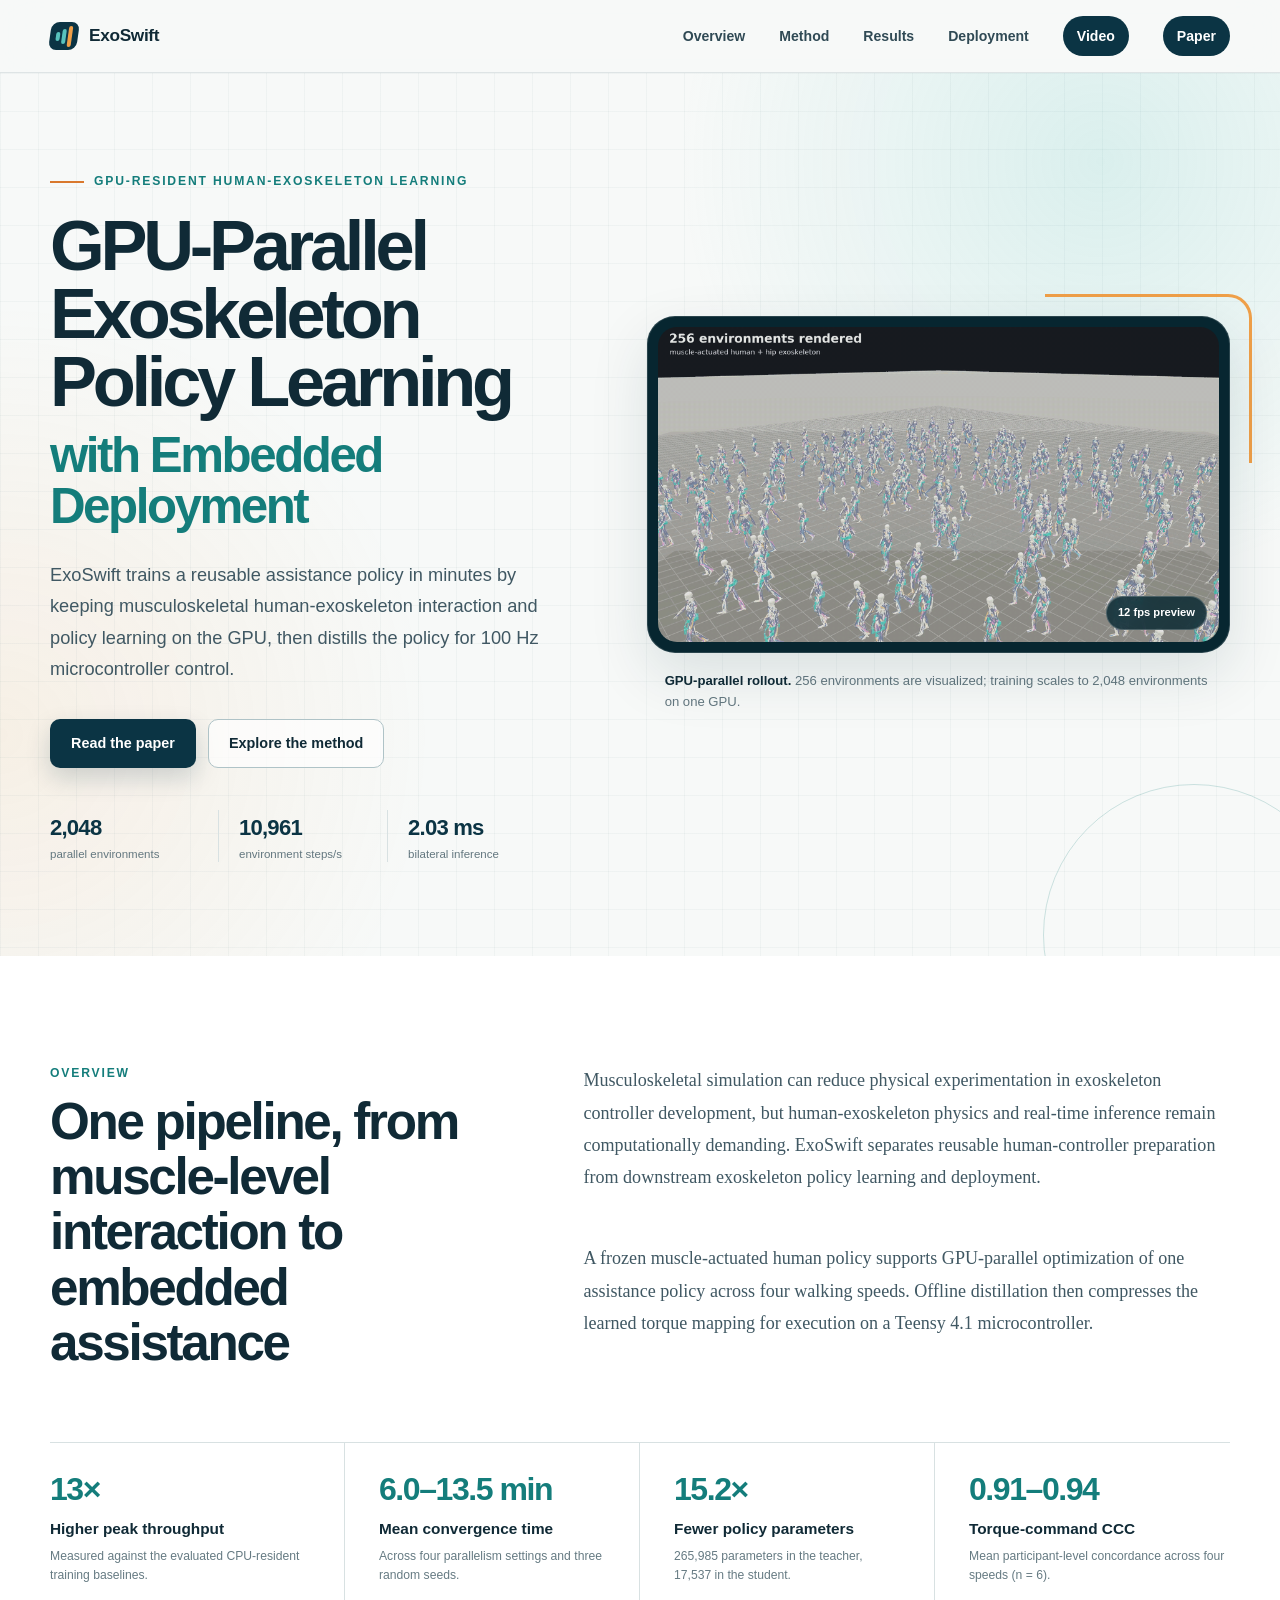
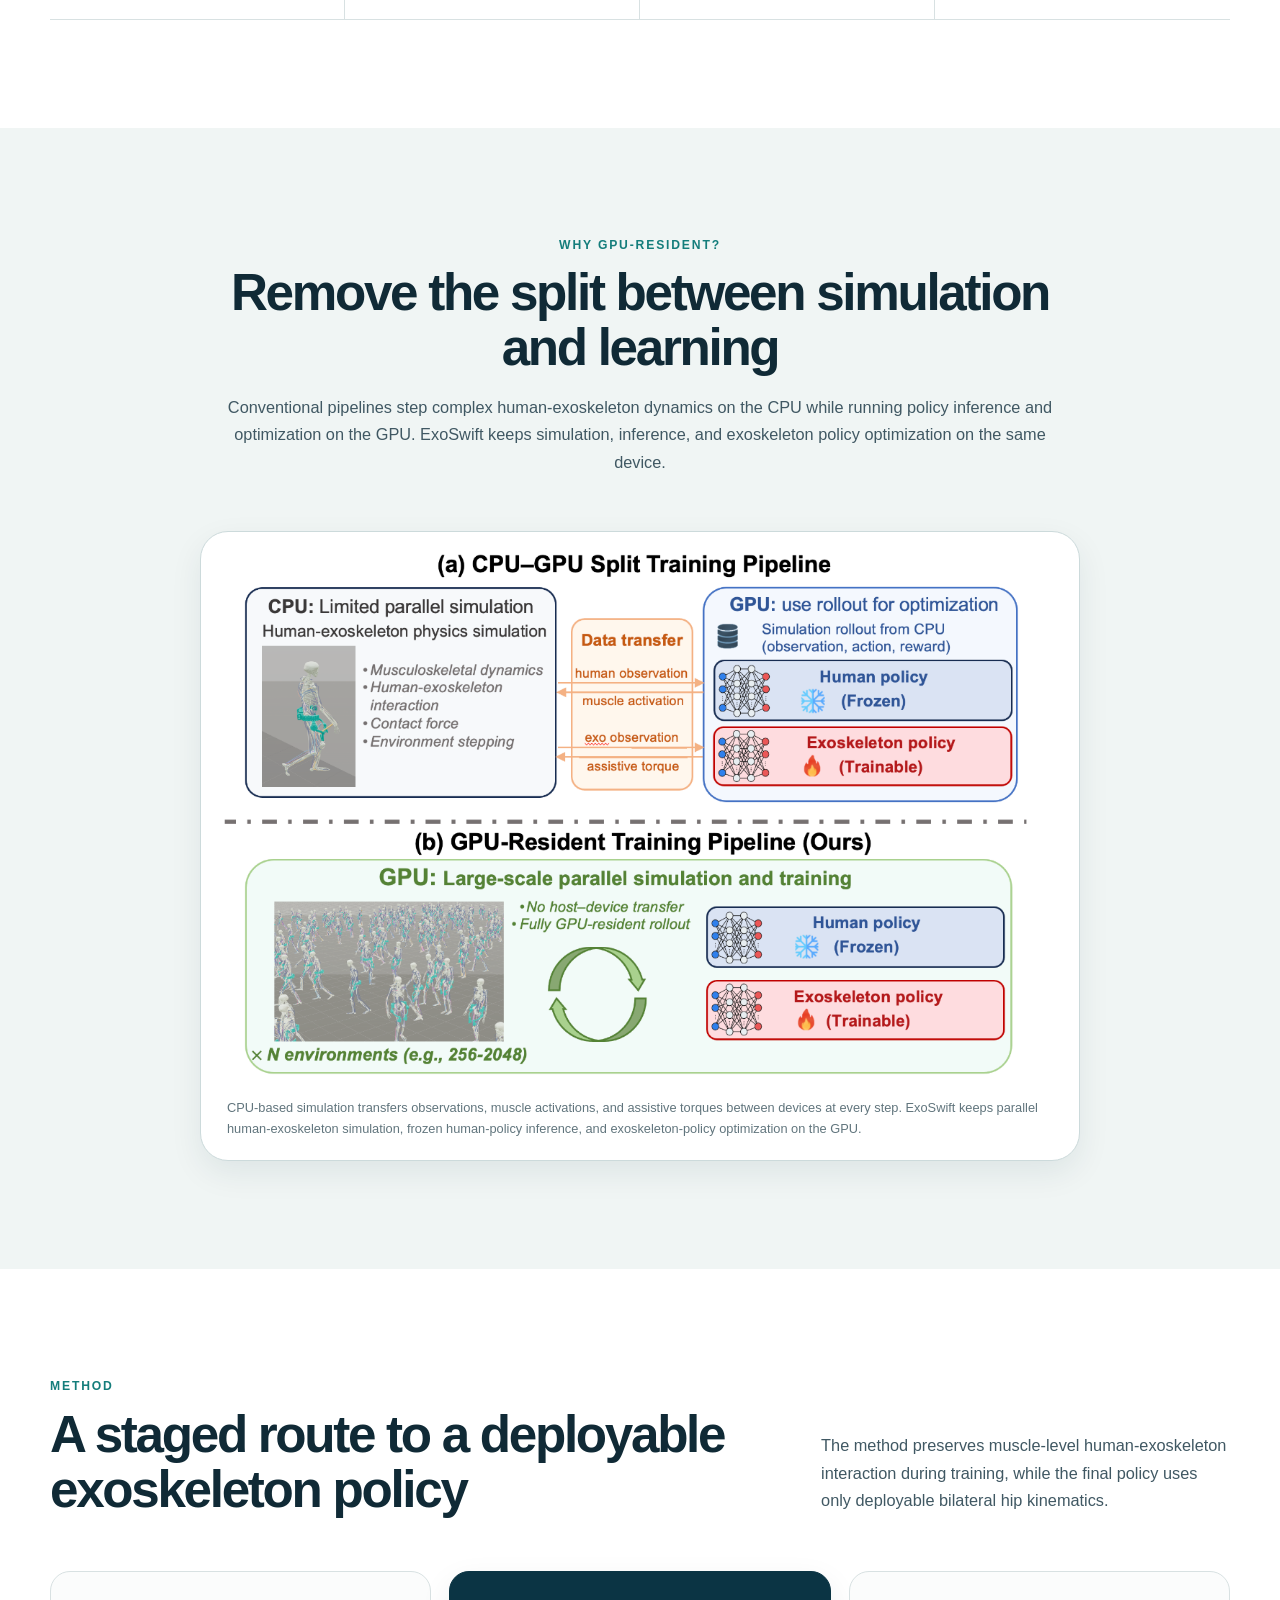
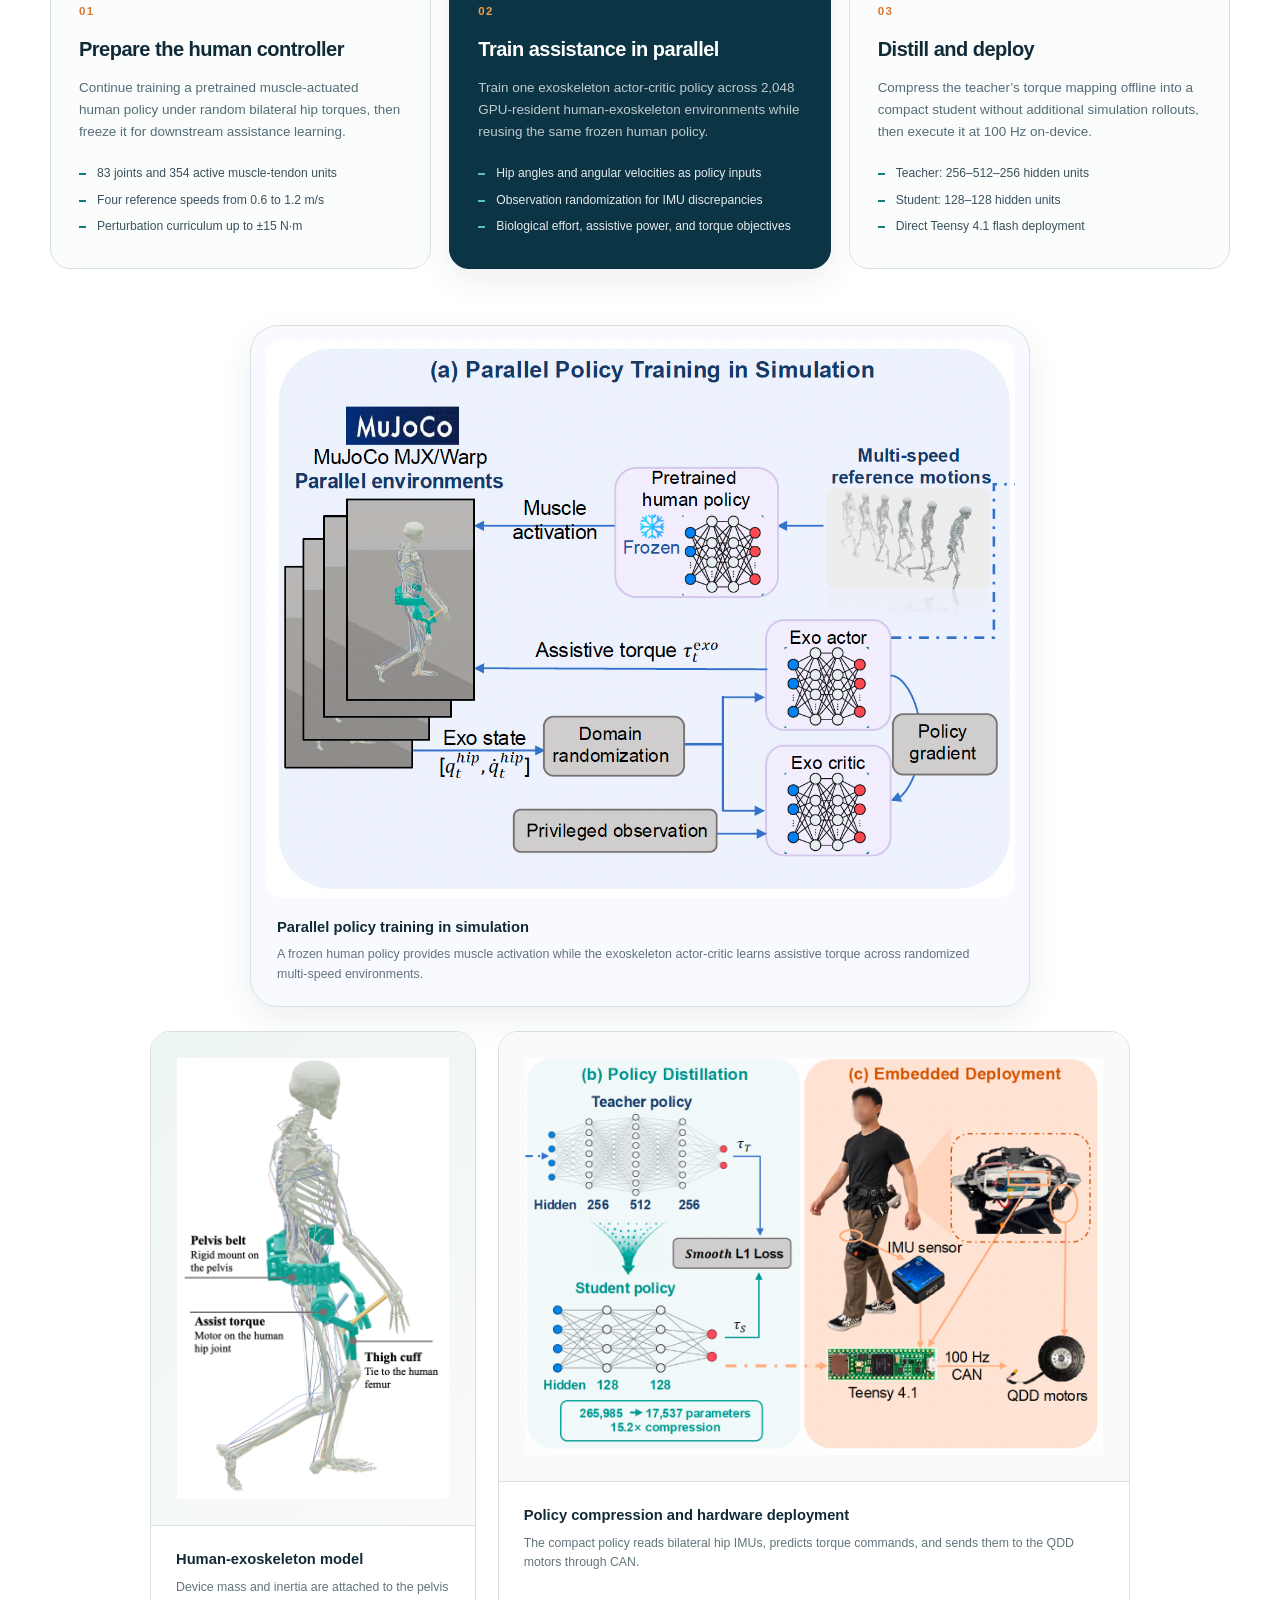
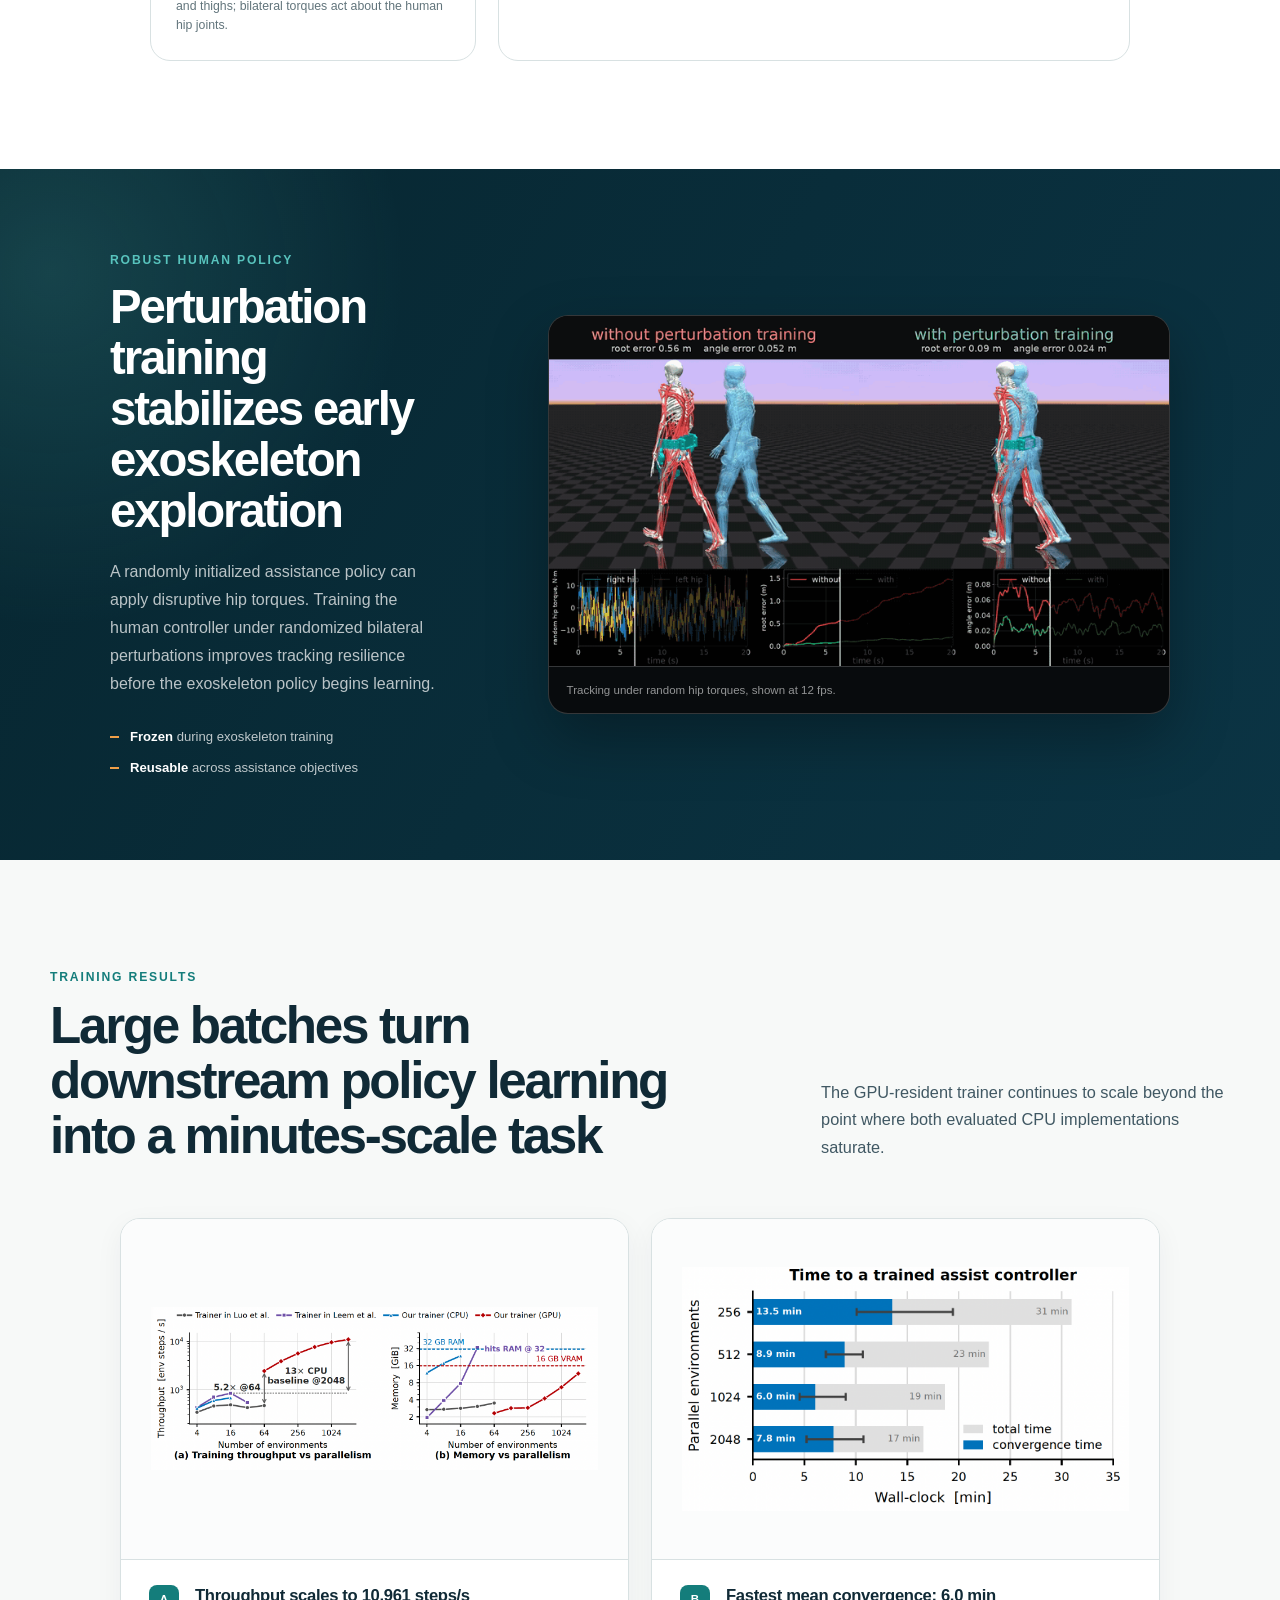
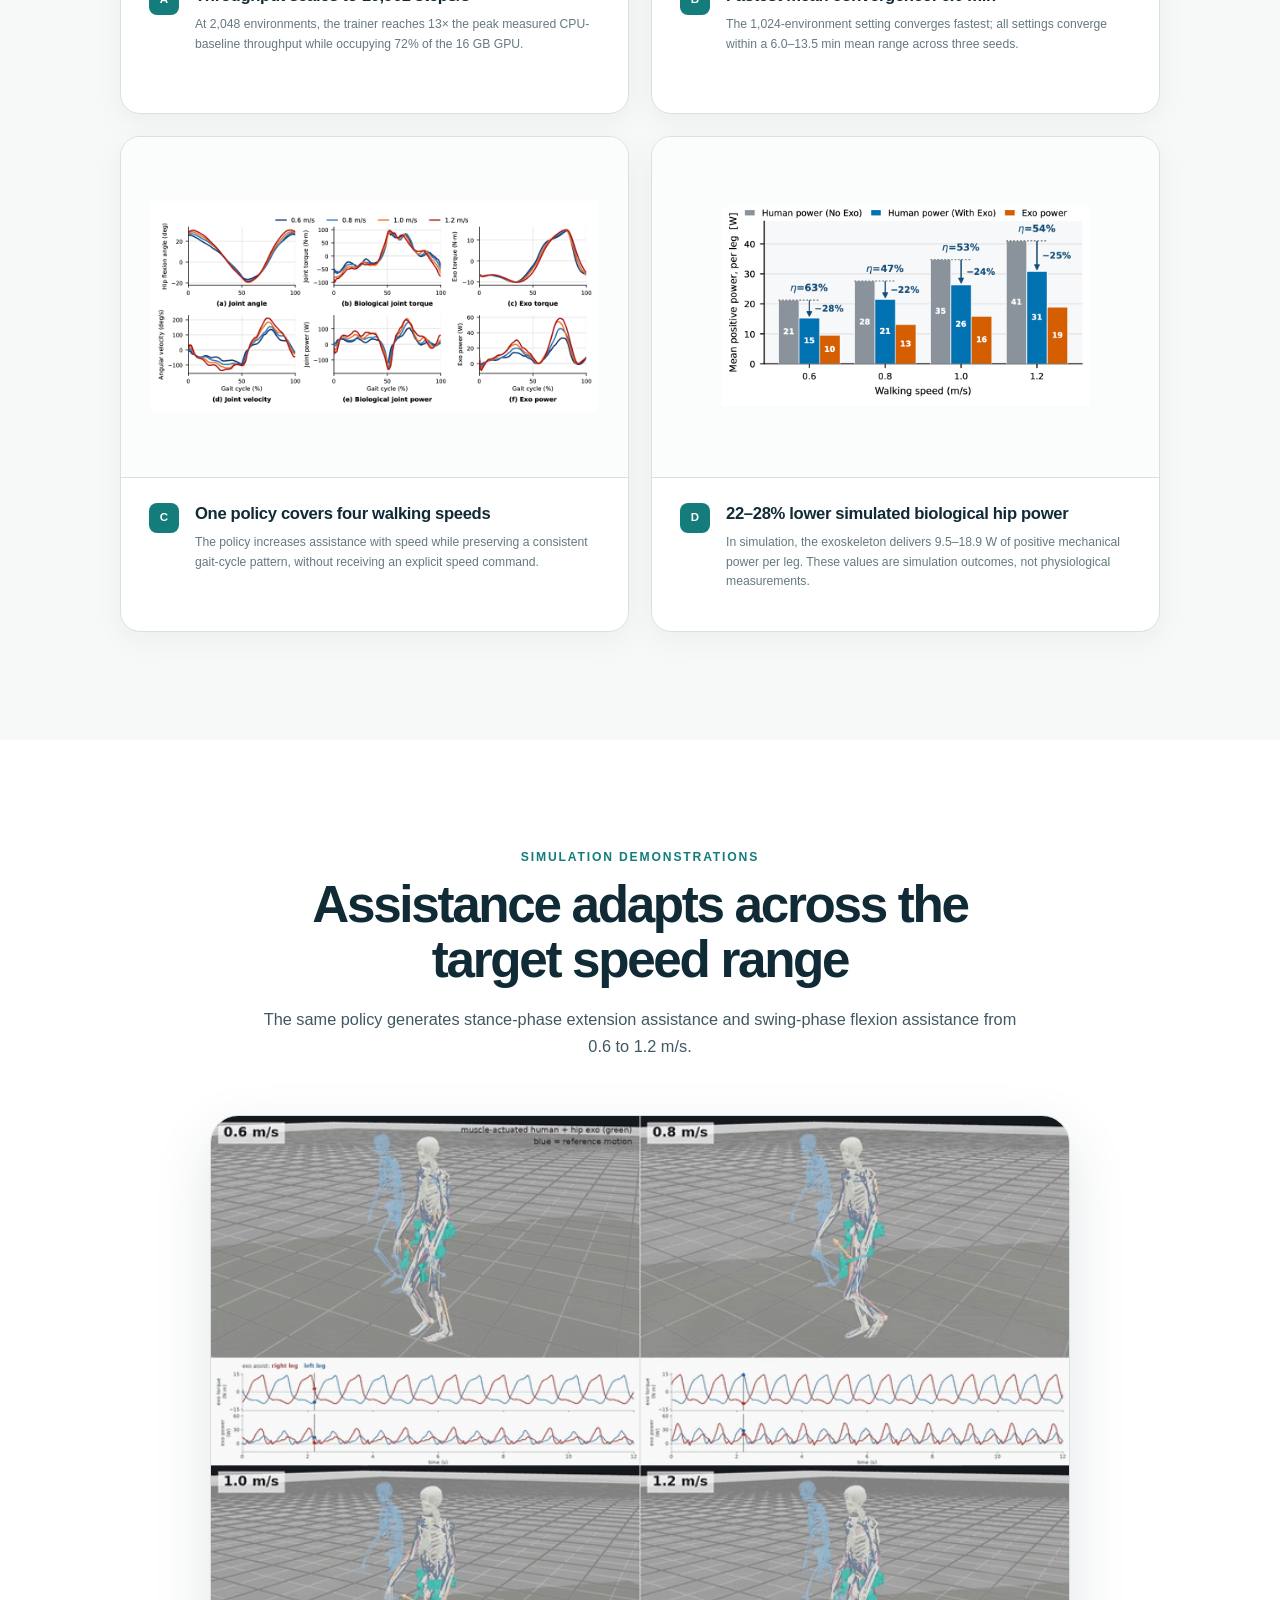
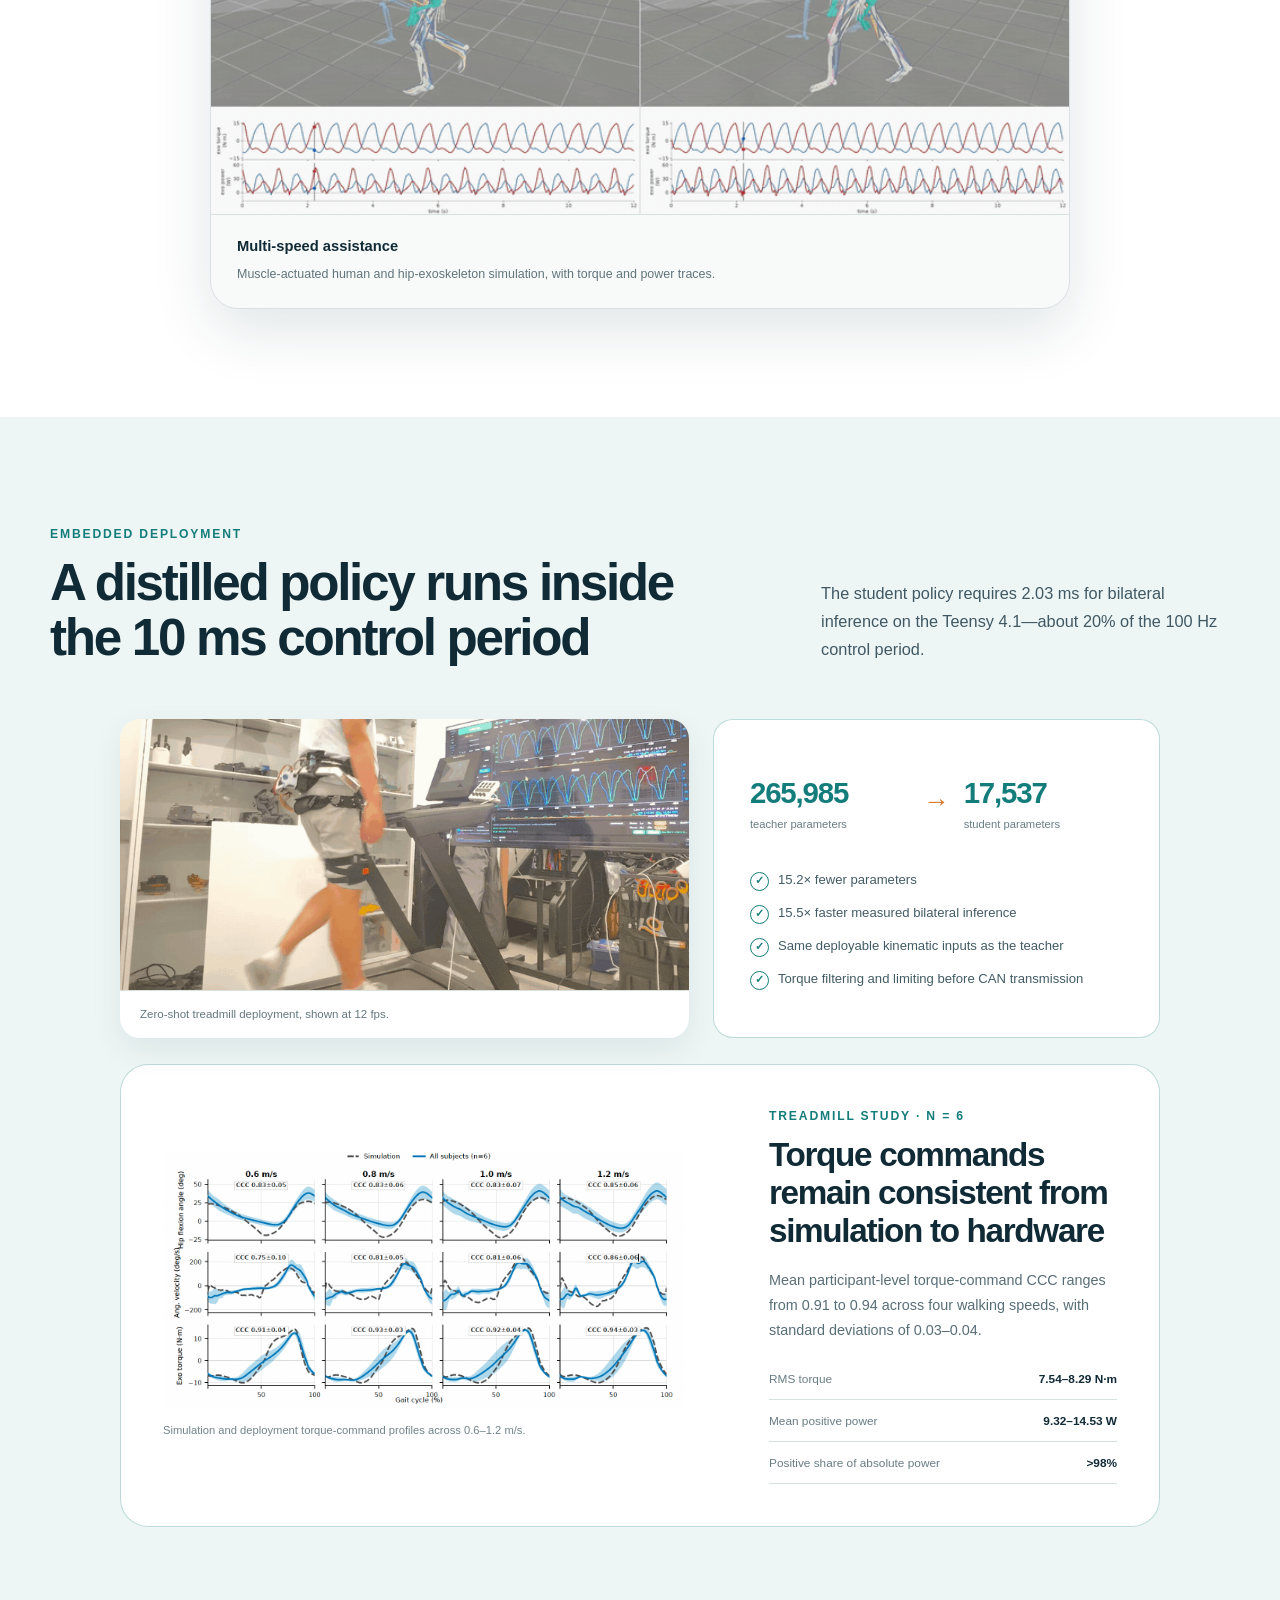
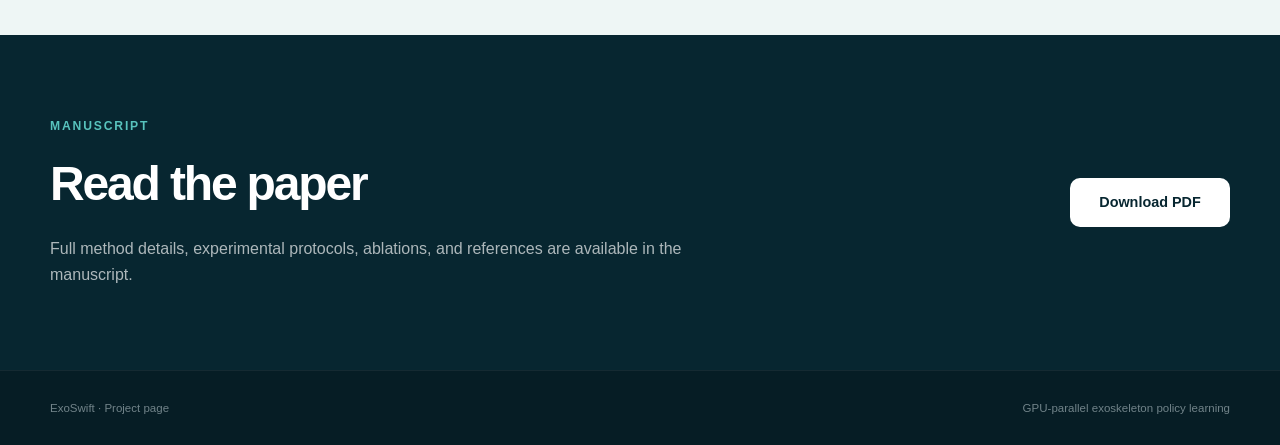
<file: index.html>
<!doctype html>
<html lang="en">
  <head>
    <meta charset="utf-8" />
    <meta name="viewport" content="width=device-width, initial-scale=1" />
    <meta
      name="description"
      content="Project page for ExoSwift, a GPU-parallel exoskeleton policy learning and embedded deployment pipeline."
    />
    <meta name="robots" content="index, follow, max-image-preview:large" />
    <meta name="theme-color" content="#0b3444" />
    <link rel="canonical" href="https://allinexo.github.io/Exoswift-Web/" />
    <title>ExoSwift: GPU-Parallel Exoskeleton Policy Learning</title>
    <link rel="icon" href="favicon.svg" type="image/svg+xml" />
    <link rel="stylesheet" href="styles.css" />
  </head>
  <body>
    <a class="skip-link" href="#main">Skip to content</a>

    <header class="site-header">
      <div class="nav-shell">
        <a class="brand" href="#top" aria-label="ExoSwift home">
          <span class="brand-mark" aria-hidden="true">
            <span></span><span></span><span></span>
          </span>
          <span>ExoSwift</span>
        </a>
        <nav class="site-nav" aria-label="Primary navigation">
          <a href="#overview">Overview</a>
          <a href="#method">Method</a>
          <a href="#results">Results</a>
          <a href="#deployment">Deployment</a>
          <a class="nav-paper" href="assets/video/exoswift-video.mp4" target="_blank" rel="noopener">Video</a>
          <a class="nav-paper" href="assets/paper/exoswift-paper.pdf">Paper</a>
        </nav>
      </div>
    </header>

    <main id="main">
      <section class="hero" id="top">
        <div class="hero-grid page-shell">
          <div class="hero-copy">
            <p class="eyebrow">GPU-resident human-exoskeleton learning</p>
            <h1>
              GPU-Parallel Exoskeleton Policy Learning
              <span>with Embedded Deployment</span>
            </h1>
            <p class="hero-lede">
              ExoSwift trains a reusable assistance policy in minutes by keeping
              musculoskeletal human-exoskeleton interaction and policy learning on the GPU,
              then distills the policy for 100 Hz microcontroller control.
            </p>
            <div class="hero-actions">
              <a class="button button-primary" href="assets/paper/exoswift-paper.pdf">
                Read the paper
              </a>
              <a class="button button-secondary" href="#method">Explore the method</a>
            </div>
            <ul class="hero-metrics" aria-label="Headline results">
              <li><strong>2,048</strong><span>parallel environments</span></li>
              <li><strong>10,961</strong><span>environment steps/s</span></li>
              <li><strong>2.03 ms</strong><span>bilateral inference</span></li>
            </ul>
          </div>

          <figure class="hero-media">
            <div class="media-frame media-frame-dark">
              <img
                src="assets/gifs/gpu-parallel.gif"
                alt="Hundreds of muscle-actuated human and hip-exoskeleton simulations running in parallel"
                width="900"
                height="506"
              />
              <span class="media-badge">12 fps preview</span>
            </div>
            <figcaption>
              <strong>GPU-parallel rollout.</strong> 256 environments are visualized; training
              scales to 2,048 environments on one GPU.
            </figcaption>
          </figure>
        </div>
      </section>

      <section class="section overview-section" id="overview">
        <div class="page-shell overview-grid">
          <div>
            <p class="section-kicker">Overview</p>
            <h2>One pipeline, from muscle-level interaction to embedded assistance</h2>
          </div>
          <div class="abstract-copy">
            <p>
              Musculoskeletal simulation can reduce physical experimentation in exoskeleton
              controller development, but human-exoskeleton physics and real-time inference
              remain computationally demanding. ExoSwift separates reusable human-controller
              preparation from downstream exoskeleton policy learning and deployment.
            </p>
            <p>
              A frozen muscle-actuated human policy supports GPU-parallel optimization of one
              assistance policy across four walking speeds. Offline distillation then compresses
              the learned torque mapping for execution on a Teensy 4.1 microcontroller.
            </p>
          </div>
        </div>

        <div class="page-shell metric-ribbon">
          <article>
            <span class="metric-value">13×</span>
            <h3>Higher peak throughput</h3>
            <p>Measured against the evaluated CPU-resident training baselines.</p>
          </article>
          <article>
            <span class="metric-value">6.0–13.5 min</span>
            <h3>Mean convergence time</h3>
            <p>Across four parallelism settings and three random seeds.</p>
          </article>
          <article>
            <span class="metric-value">15.2×</span>
            <h3>Fewer policy parameters</h3>
            <p>265,985 parameters in the teacher, 17,537 in the student.</p>
          </article>
          <article>
            <span class="metric-value">0.91–0.94</span>
            <h3>Torque-command CCC</h3>
            <p>Mean participant-level concordance across four speeds (n = 6).</p>
          </article>
        </div>
      </section>

      <section class="section contrast-section" aria-labelledby="pipeline-title">
        <div class="page-shell">
          <div class="section-heading centered-heading">
            <p class="section-kicker">Why GPU-resident?</p>
            <h2 id="pipeline-title">Remove the split between simulation and learning</h2>
            <p>
              Conventional pipelines step complex human-exoskeleton dynamics on the CPU while
              running policy inference and optimization on the GPU. ExoSwift keeps simulation,
              inference, and exoskeleton policy optimization on the same device.
            </p>
          </div>

          <figure class="pipeline-source-figure">
            <img
              src="assets/images/training-pipeline.png"
              alt="CPU–GPU split training pipeline compared with the GPU-resident ExoSwift training pipeline"
              width="1180"
              height="742"
              loading="lazy"
            />
            <figcaption>
              CPU-based simulation transfers observations, muscle activations, and assistive
              torques between devices at every step. ExoSwift keeps parallel human-exoskeleton
              simulation, frozen human-policy inference, and exoskeleton-policy optimization on
              the GPU.
            </figcaption>
          </figure>
        </div>
      </section>

      <section class="section method-section" id="method">
        <div class="page-shell">
          <div class="section-heading split-heading">
            <div>
              <p class="section-kicker">Method</p>
              <h2>A staged route to a deployable exoskeleton policy</h2>
            </div>
            <p>
              The method preserves muscle-level human-exoskeleton interaction during training,
              while the final policy uses only deployable bilateral hip kinematics.
            </p>
          </div>

          <div class="stage-grid">
            <article class="stage-card">
              <span class="stage-number">01</span>
              <h3>Prepare the human controller</h3>
              <p>
                Continue training a pretrained muscle-actuated human policy under random
                bilateral hip torques, then freeze it for downstream assistance learning.
              </p>
              <ul>
                <li>83 joints and 354 active muscle-tendon units</li>
                <li>Four reference speeds from 0.6 to 1.2 m/s</li>
                <li>Perturbation curriculum up to ±15 N·m</li>
              </ul>
            </article>

            <article class="stage-card featured-stage">
              <span class="stage-number">02</span>
              <h3>Train assistance in parallel</h3>
              <p>
                Train one exoskeleton actor-critic policy across 2,048 GPU-resident
                human-exoskeleton environments while reusing the same frozen human policy.
              </p>
              <ul>
                <li>Hip angles and angular velocities as policy inputs</li>
                <li>Observation randomization for IMU discrepancies</li>
                <li>Biological effort, assistive power, and torque objectives</li>
              </ul>
            </article>

            <article class="stage-card">
              <span class="stage-number">03</span>
              <h3>Distill and deploy</h3>
              <p>
                Compress the teacher’s torque mapping offline into a compact student without
                additional simulation rollouts, then execute it at 100 Hz on-device.
              </p>
              <ul>
                <li>Teacher: 256–512–256 hidden units</li>
                <li>Student: 128–128 hidden units</li>
                <li>Direct Teensy 4.1 flash deployment</li>
              </ul>
            </article>
          </div>

          <figure class="method-overview-figure">
            <img
              src="assets/images/parallel-policy-training.png"
              alt="Parallel exoskeleton policy training with a frozen pretrained human policy, domain randomization, and actor-critic learning"
              width="1240"
              height="922"
              loading="lazy"
            />
            <figcaption>
              <span>Parallel policy training in simulation</span>
              A frozen human policy provides muscle activation while the exoskeleton actor-critic
              learns assistive torque across randomized multi-speed environments.
            </figcaption>
          </figure>

          <div class="method-media-grid">
            <figure class="figure-card model-figure">
              <div class="figure-image soft-image">
                <img
                  src="assets/images/exoskeleton-model.png"
                  alt="Musculoskeletal human model wearing a bilateral hip exoskeleton"
                  width="552"
                  height="896"
                  loading="lazy"
                />
              </div>
              <figcaption>
                <span>Human-exoskeleton model</span>
                Device mass and inertia are attached to the pelvis and thighs; bilateral torques
                act about the human hip joints.
              </figcaption>
            </figure>

            <figure class="figure-card wide-figure">
              <div class="figure-image white-image">
                <img
                  src="assets/images/distillation-deployment.png"
                  alt="Teacher-to-student policy distillation followed by microcontroller deployment"
                  width="1324"
                  height="908"
                  loading="lazy"
                />
              </div>
              <figcaption>
                <span>Policy compression and hardware deployment</span>
                The compact policy reads bilateral hip IMUs, predicts torque commands, and sends
                them to the QDD motors through CAN.
              </figcaption>
            </figure>
          </div>
        </div>
      </section>

      <section class="section robustness-section">
        <div class="page-shell feature-row">
          <div class="feature-copy">
            <p class="section-kicker light-kicker">Robust human policy</p>
            <h2>Perturbation training stabilizes early exoskeleton exploration</h2>
            <p>
              A randomly initialized assistance policy can apply disruptive hip torques. Training
              the human controller under randomized bilateral perturbations improves tracking
              resilience before the exoskeleton policy begins learning.
            </p>
            <div class="feature-points">
              <span><strong>Frozen</strong> during exoskeleton training</span>
              <span><strong>Reusable</strong> across assistance objectives</span>
            </div>
          </div>
          <figure class="feature-media">
            <img
              src="assets/gifs/perturbation-robustness.gif"
              alt="Comparison of human motion tracking without and with perturbation training"
              width="760"
              height="428"
              loading="lazy"
            />
            <figcaption>Tracking under random hip torques, shown at 12 fps.</figcaption>
          </figure>
        </div>
      </section>

      <section class="section results-section" id="results">
        <div class="page-shell">
          <div class="section-heading split-heading">
            <div>
              <p class="section-kicker">Training results</p>
              <h2>Large batches turn downstream policy learning into a minutes-scale task</h2>
            </div>
            <p>
              The GPU-resident trainer continues to scale beyond the point where both evaluated
              CPU implementations saturate.
            </p>
          </div>

          <div class="results-grid">
            <figure class="result-card result-large">
              <div class="result-image">
                <img
                  src="assets/images/training-throughput.png"
                  alt="Training throughput and GPU memory use versus number of parallel environments"
                  width="1532"
                  height="558"
                  loading="lazy"
                />
              </div>
              <figcaption>
                <span class="result-index">A</span>
                <div>
                  <h3>Throughput scales to 10,961 steps/s</h3>
                  <p>
                    At 2,048 environments, the trainer reaches 13× the peak measured CPU-baseline
                    throughput while occupying 72% of the 16 GB GPU.
                  </p>
                </div>
              </figcaption>
            </figure>

            <figure class="result-card">
              <div class="result-image">
                <img
                  src="assets/images/convergence-time.png"
                  alt="Total training time and convergence time across four environment counts"
                  width="1254"
                  height="684"
                  loading="lazy"
                />
              </div>
              <figcaption>
                <span class="result-index">B</span>
                <div>
                  <h3>Fastest mean convergence: 6.0 min</h3>
                  <p>
                    The 1,024-environment setting converges fastest; all settings converge within
                    a 6.0–13.5 min mean range across three seeds.
                  </p>
                </div>
              </figcaption>
            </figure>

            <figure class="result-card">
              <div class="result-image">
                <img
                  src="assets/images/multi-speed-profiles.png"
                  alt="Joint kinematics, biological hip mechanics, and exoskeleton assistance across four walking speeds"
                  width="1066"
                  height="504"
                  loading="lazy"
                />
              </div>
              <figcaption>
                <span class="result-index">C</span>
                <div>
                  <h3>One policy covers four walking speeds</h3>
                  <p>
                    The policy increases assistance with speed while preserving a consistent
                    gait-cycle pattern, without receiving an explicit speed command.
                  </p>
                </div>
              </figcaption>
            </figure>

            <figure class="result-card">
              <div class="result-image compact-result-image">
                <img
                  src="assets/images/simulated-power.png"
                  alt="Simulated biological and exoskeleton positive power across four walking speeds"
                  width="1016"
                  height="552"
                  loading="lazy"
                />
              </div>
              <figcaption>
                <span class="result-index">D</span>
                <div>
                  <h3>22–28% lower simulated biological hip power</h3>
                  <p>
                    In simulation, the exoskeleton delivers 9.5–18.9 W of positive mechanical
                    power per leg. These values are simulation outcomes, not physiological
                    measurements.
                  </p>
                </div>
              </figcaption>
            </figure>
          </div>
        </div>
      </section>

      <section class="section demos-section" aria-labelledby="demos-title">
        <div class="page-shell">
          <div class="section-heading centered-heading narrow-heading">
            <p class="section-kicker">Simulation demonstrations</p>
            <h2 id="demos-title">Assistance adapts across the target speed range</h2>
            <p>
              The same policy generates stance-phase extension assistance and swing-phase flexion
              assistance from 0.6 to 1.2 m/s.
            </p>
          </div>
          <figure class="demo-wide">
            <img
              src="assets/gifs/four-speed-assistance.gif"
              alt="Four synchronized simulations showing exoskeleton assistance from 0.6 to 1.2 meters per second"
              width="760"
              height="618"
              loading="lazy"
            />
            <figcaption>
              <span>Multi-speed assistance</span>
              Muscle-actuated human and hip-exoskeleton simulation, with torque and power traces.
            </figcaption>
          </figure>
        </div>
      </section>

      <section class="section deployment-section" id="deployment">
        <div class="page-shell">
          <div class="section-heading split-heading">
            <div>
              <p class="section-kicker">Embedded deployment</p>
              <h2>A distilled policy runs inside the 10 ms control period</h2>
            </div>
            <p>
              The student policy requires 2.03 ms for bilateral inference on the Teensy 4.1—about
              20% of the 100 Hz control period.
            </p>
          </div>

          <div class="deployment-grid">
            <figure class="deployment-video">
              <img
                src="assets/gifs/treadmill-deployment.gif"
                alt="Participant walking on a treadmill while wearing the bilateral hip exoskeleton"
                width="760"
                height="362"
                loading="lazy"
              />
              <figcaption>Zero-shot treadmill deployment, shown at 12 fps.</figcaption>
            </figure>

            <div class="deployment-copy">
              <div class="distill-stats">
                <article><strong>265,985</strong><span>teacher parameters</span></article>
                <span class="distill-arrow" aria-hidden="true">→</span>
                <article><strong>17,537</strong><span>student parameters</span></article>
              </div>
              <ul class="check-list">
                <li>15.2× fewer parameters</li>
                <li>15.5× faster measured bilateral inference</li>
                <li>Same deployable kinematic inputs as the teacher</li>
                <li>Torque filtering and limiting before CAN transmission</li>
              </ul>
            </div>
          </div>

          <div class="deployment-evidence">
            <figure class="evidence-figure">
              <img
                src="assets/images/sim-to-real.png"
                alt="Comparison of simulated and experimentally measured torque commands across four walking speeds"
                width="1336"
                height="656"
                loading="lazy"
              />
              <figcaption>
                Simulation and deployment torque-command profiles across 0.6–1.2 m/s.
              </figcaption>
            </figure>
            <div class="evidence-copy">
              <p class="mini-label">Treadmill study · n = 6</p>
              <h3>Torque commands remain consistent from simulation to hardware</h3>
              <p>
                Mean participant-level torque-command CCC ranges from 0.91 to 0.94 across four
                walking speeds, with standard deviations of 0.03–0.04.
              </p>
              <dl class="evidence-metrics">
                <div><dt>RMS torque</dt><dd>7.54–8.29 N·m</dd></div>
                <div><dt>Mean positive power</dt><dd>9.32–14.53 W</dd></div>
                <div><dt>Positive share of absolute power</dt><dd>&gt;98%</dd></div>
              </dl>
            </div>
          </div>
        </div>
      </section>

      <section class="paper-section" id="paper">
        <div class="page-shell paper-card">
          <div>
            <p class="section-kicker light-kicker">Manuscript</p>
            <h2>Read the paper</h2>
            <p>
              Full method details, experimental protocols, ablations, and references are available
              in the manuscript.
            </p>
          </div>
          <a class="button button-light" href="assets/paper/exoswift-paper.pdf">
            Download PDF
          </a>
        </div>
      </section>
    </main>

    <footer class="site-footer">
      <div class="page-shell footer-row">
        <span>ExoSwift · Project page</span>
        <span>GPU-parallel exoskeleton policy learning</span>
      </div>
    </footer>
  </body>
</html>
</file>
<file: styles.css>
:root {
  --ink: #102a36;
  --ink-soft: #405863;
  --navy: #0b3444;
  --navy-deep: #072630;
  --teal: #147d7b;
  --teal-bright: #58c3bd;
  --teal-pale: #e9f6f3;
  --amber: #d9782d;
  --amber-bright: #ef9f48;
  --amber-pale: #fff3e8;
  --blue: #2d67b2;
  --blue-pale: #edf4fc;
  --paper: #f7f9f8;
  --white: #ffffff;
  --line: #d8e1e2;
  --line-dark: rgba(255, 255, 255, 0.18);
  --shadow: 0 22px 60px rgba(12, 47, 58, 0.12);
  --shadow-soft: 0 12px 32px rgba(12, 47, 58, 0.08);
  --radius-sm: 12px;
  --radius: 20px;
  --radius-lg: 28px;
  --max-width: 1180px;
}

* {
  box-sizing: border-box;
}

html {
  scroll-behavior: smooth;
  scroll-padding-top: 92px;
}

body {
  margin: 0;
  color: var(--ink);
  background: var(--paper);
  font-family: "Avenir Next", Avenir, "Segoe UI", Helvetica, Arial, sans-serif;
  line-height: 1.6;
  text-rendering: optimizeLegibility;
  -webkit-font-smoothing: antialiased;
}

img {
  display: block;
  max-width: 100%;
  height: auto;
}

a {
  color: inherit;
  text-decoration: none;
}

p,
h1,
h2,
h3,
figure,
dl,
dd {
  margin: 0;
}

ul {
  margin: 0;
  padding: 0;
}

.skip-link {
  position: fixed;
  z-index: 1000;
  top: 12px;
  left: 12px;
  padding: 10px 14px;
  color: var(--white);
  background: var(--navy-deep);
  border-radius: 8px;
  transform: translateY(-160%);
}

.skip-link:focus {
  transform: translateY(0);
}

.page-shell {
  width: min(calc(100% - 48px), var(--max-width));
  margin-inline: auto;
}

.section {
  padding: 108px 0;
}

.section-kicker,
.eyebrow,
.mini-label {
  color: var(--teal);
  font-size: 0.76rem;
  font-weight: 800;
  letter-spacing: 0.15em;
  text-transform: uppercase;
}

.section h2 {
  max-width: 850px;
  margin-top: 10px;
  font-size: clamp(2rem, 4vw, 3.25rem);
  font-weight: 650;
  letter-spacing: -0.045em;
  line-height: 1.08;
}

.site-header {
  position: sticky;
  z-index: 50;
  top: 0;
  border-bottom: 1px solid rgba(13, 56, 70, 0.1);
  background: rgba(247, 249, 248, 0.9);
  backdrop-filter: blur(18px);
}

.nav-shell {
  display: flex;
  width: min(calc(100% - 48px), var(--max-width));
  min-height: 72px;
  align-items: center;
  justify-content: space-between;
  margin-inline: auto;
  gap: 32px;
}

.brand {
  display: inline-flex;
  align-items: center;
  gap: 11px;
  font-size: 1.08rem;
  font-weight: 800;
  letter-spacing: -0.02em;
}

.brand-mark {
  display: flex;
  width: 28px;
  height: 28px;
  align-items: center;
  justify-content: center;
  gap: 2px;
  border-radius: 8px;
  background: var(--navy);
  transform: skewX(-8deg);
}

.brand-mark span {
  display: block;
  width: 4px;
  border-radius: 8px;
  background: var(--teal-bright);
}

.brand-mark span:nth-child(1) { height: 9px; }
.brand-mark span:nth-child(2) { height: 15px; }
.brand-mark span:nth-child(3) { height: 21px; background: var(--amber-bright); }

.site-nav {
  display: flex;
  align-items: center;
  gap: clamp(18px, 2.7vw, 34px);
  color: #304a55;
  font-size: 0.88rem;
  font-weight: 700;
}

.site-nav a {
  transition: color 160ms ease;
}

.site-nav a:hover,
.site-nav a:focus-visible {
  color: var(--teal);
}

.site-nav .nav-paper {
  padding: 9px 14px;
  color: var(--white);
  background: var(--navy);
  border-radius: 999px;
}

.site-nav .nav-paper:hover,
.site-nav .nav-paper:focus-visible {
  color: var(--white);
  background: var(--teal);
}

.hero {
  position: relative;
  overflow: hidden;
  padding: 92px 0 94px;
  background:
    linear-gradient(rgba(12, 70, 80, 0.035) 1px, transparent 1px),
    linear-gradient(90deg, rgba(12, 70, 80, 0.035) 1px, transparent 1px),
    radial-gradient(circle at 86% 10%, rgba(88, 195, 189, 0.18), transparent 31%),
    radial-gradient(circle at 0 75%, rgba(239, 159, 72, 0.11), transparent 30%),
    var(--paper);
  background-size: 38px 38px, 38px 38px, auto, auto, auto;
}

.hero::after {
  position: absolute;
  right: -65px;
  bottom: -130px;
  width: 300px;
  height: 300px;
  border: 1px solid rgba(20, 125, 123, 0.2);
  border-radius: 50%;
  content: "";
}

.hero-grid {
  display: grid;
  align-items: center;
  grid-template-columns: minmax(0, 0.93fr) minmax(460px, 1.07fr);
  gap: clamp(50px, 7vw, 92px);
}

.hero-copy {
  position: relative;
  z-index: 1;
}

.eyebrow {
  display: inline-flex;
  align-items: center;
  gap: 10px;
  margin-bottom: 20px;
}

.eyebrow::before {
  display: block;
  width: 34px;
  height: 2px;
  background: var(--amber);
  content: "";
}

.hero h1 {
  max-width: 720px;
  font-size: clamp(2.85rem, 5.5vw, 5.25rem);
  font-weight: 680;
  letter-spacing: -0.06em;
  line-height: 0.97;
}

.hero h1 span {
  display: block;
  margin-top: 12px;
  color: var(--teal);
  font-size: 0.7em;
  letter-spacing: -0.05em;
  line-height: 1.04;
}

.hero-lede {
  max-width: 670px;
  margin-top: 28px;
  color: var(--ink-soft);
  font-size: 1.14rem;
  line-height: 1.72;
}

.hero-actions {
  display: flex;
  flex-wrap: wrap;
  margin-top: 34px;
  gap: 12px;
}

.button {
  display: inline-flex;
  min-height: 48px;
  align-items: center;
  justify-content: center;
  padding: 12px 20px;
  border: 1px solid transparent;
  border-radius: 10px;
  font-size: 0.9rem;
  font-weight: 800;
  transition: transform 160ms ease, background 160ms ease, border-color 160ms ease;
}

.button:hover,
.button:focus-visible {
  transform: translateY(-2px);
}

.button-primary {
  color: var(--white);
  background: var(--navy);
  box-shadow: 0 10px 24px rgba(11, 52, 68, 0.18);
}

.button-primary:hover,
.button-primary:focus-visible {
  background: var(--teal);
}

.button-secondary {
  border-color: #afc3c7;
  background: rgba(255, 255, 255, 0.68);
}

.button-secondary:hover,
.button-secondary:focus-visible {
  border-color: var(--teal);
}

.hero-metrics {
  display: grid;
  margin-top: 42px;
  list-style: none;
  grid-template-columns: repeat(3, 1fr);
}

.hero-metrics li {
  display: flex;
  flex-direction: column;
  padding-right: 20px;
  border-right: 1px solid var(--line);
}

.hero-metrics li + li {
  padding-left: 20px;
}

.hero-metrics li:last-child {
  border-right: 0;
}

.hero-metrics strong {
  color: var(--navy);
  font-size: 1.38rem;
  letter-spacing: -0.035em;
}

.hero-metrics span {
  margin-top: 2px;
  color: #63777f;
  font-size: 0.72rem;
  line-height: 1.35;
}

.hero-media {
  position: relative;
}

.hero-media::before {
  position: absolute;
  z-index: 0;
  top: -22px;
  right: -22px;
  width: 35%;
  height: 42%;
  border-top: 3px solid var(--amber-bright);
  border-right: 3px solid var(--amber-bright);
  border-radius: 0 24px 0 0;
  content: "";
}

.media-frame {
  position: relative;
  z-index: 1;
  overflow: hidden;
  border: 1px solid rgba(255, 255, 255, 0.14);
  border-radius: var(--radius-lg);
  box-shadow: var(--shadow);
}

.media-frame img {
  width: 100%;
  height: auto;
}

.media-frame-dark {
  padding: 10px;
  background: var(--navy-deep);
}

.media-frame-dark img {
  border-radius: 19px;
}

.media-badge {
  position: absolute;
  right: 22px;
  bottom: 22px;
  padding: 7px 11px;
  color: var(--white);
  background: rgba(7, 38, 48, 0.82);
  border: 1px solid rgba(255, 255, 255, 0.2);
  border-radius: 999px;
  font-size: 0.7rem;
  font-weight: 800;
  backdrop-filter: blur(8px);
}

.hero-media figcaption {
  margin: 18px 18px 0;
  color: #63777f;
  font-size: 0.82rem;
  line-height: 1.55;
}

.hero-media figcaption strong {
  color: var(--ink);
}

.overview-section {
  background: var(--white);
}

.overview-grid {
  display: grid;
  grid-template-columns: minmax(280px, 0.8fr) minmax(0, 1.2fr);
  gap: clamp(52px, 8vw, 120px);
}

.abstract-copy {
  display: grid;
  color: var(--ink-soft);
  font-family: "Iowan Old Style", "Palatino Linotype", Palatino, Georgia, serif;
  font-size: 1.13rem;
  line-height: 1.78;
  gap: 18px;
}

.metric-ribbon {
  display: grid;
  margin-top: 72px;
  border-top: 1px solid var(--line);
  border-bottom: 1px solid var(--line);
  grid-template-columns: repeat(4, 1fr);
}

.metric-ribbon article {
  min-width: 0;
  padding: 30px clamp(18px, 2.7vw, 34px) 34px;
  border-right: 1px solid var(--line);
}

.metric-ribbon article:first-child {
  padding-left: 0;
}

.metric-ribbon article:last-child {
  padding-right: 0;
  border-right: 0;
}

.metric-value {
  display: block;
  color: var(--teal);
  font-size: clamp(1.65rem, 2.5vw, 2.35rem);
  font-weight: 750;
  letter-spacing: -0.045em;
  line-height: 1.05;
}

.metric-ribbon h3 {
  margin-top: 12px;
  font-size: 0.96rem;
  line-height: 1.3;
}

.metric-ribbon p {
  margin-top: 8px;
  color: #667b83;
  font-size: 0.76rem;
  line-height: 1.55;
}

.contrast-section {
  overflow: hidden;
  background: #f0f5f4;
}

.pipeline-source-figure {
  overflow: hidden;
  max-width: 880px;
  margin: 0 auto;
  padding: 14px;
  border: 1px solid #ccdadb;
  border-radius: var(--radius-lg);
  background: var(--white);
  box-shadow: var(--shadow-soft);
}

.pipeline-source-figure img {
  width: 100%;
  height: auto;
  border-radius: 16px;
}

.pipeline-source-figure figcaption {
  padding: 18px 12px 7px;
  color: #61757d;
  font-size: 0.8rem;
  line-height: 1.6;
}

.section-heading {
  margin-bottom: 54px;
}

.centered-heading {
  max-width: 850px;
  margin-right: auto;
  margin-left: auto;
  text-align: center;
}

.centered-heading > p:last-child,
.split-heading > p {
  margin-top: 18px;
  color: var(--ink-soft);
  font-size: 1.02rem;
  line-height: 1.7;
}

.pipeline-compare {
  display: grid;
  grid-template-columns: repeat(2, minmax(0, 1fr));
  gap: 24px;
}

.pipeline-card {
  position: relative;
  overflow: hidden;
  padding: 34px;
  border: 1px solid #ccdadb;
  border-radius: var(--radius-lg);
  background: rgba(255, 255, 255, 0.78);
  box-shadow: var(--shadow-soft);
}

.pipeline-card::after {
  position: absolute;
  right: -85px;
  bottom: -85px;
  width: 190px;
  height: 190px;
  border-radius: 50%;
  background: rgba(217, 120, 45, 0.07);
  content: "";
}

.resident-card {
  border-color: rgba(20, 125, 123, 0.4);
  background: linear-gradient(145deg, #ffffff, #eaf6f3);
}

.resident-card::after {
  background: rgba(88, 195, 189, 0.12);
}

.pipeline-card-header {
  display: flex;
  align-items: baseline;
  justify-content: space-between;
  gap: 20px;
}

.pipeline-card h3 {
  font-size: 1.35rem;
  letter-spacing: -0.03em;
}

.panel-label {
  color: var(--amber);
  font-size: 0.68rem;
  font-weight: 800;
  letter-spacing: 0.13em;
  text-transform: uppercase;
}

.resident-card .panel-label {
  color: var(--teal);
}

.split-diagram {
  display: grid;
  min-height: 210px;
  align-items: center;
  margin-top: 30px;
  grid-template-columns: 1fr 105px 1fr;
}

.compute-block {
  display: flex;
  min-height: 165px;
  flex-direction: column;
  align-items: center;
  justify-content: center;
  padding: 20px 14px;
  border: 1px solid #bdcdd0;
  border-radius: 18px;
  text-align: center;
}

.cpu-block {
  background: #f3f5f5;
}

.gpu-block {
  border-color: #9ab6d9;
  background: var(--blue-pale);
}

.chip-label {
  display: block;
  margin-bottom: 9px;
  color: var(--navy);
  font-size: 1.28rem;
  font-weight: 850;
  letter-spacing: -0.025em;
}

.gpu-block .chip-label {
  color: var(--blue);
}

.compute-block strong {
  font-size: 0.88rem;
  line-height: 1.35;
}

.compute-block small {
  margin-top: 9px;
  color: #6e8288;
  font-size: 0.68rem;
  line-height: 1.45;
}

.transfer-block {
  display: flex;
  flex-direction: column;
  align-items: center;
  color: var(--amber);
  font-size: 0.62rem;
  font-weight: 800;
  gap: 5px;
}

.transfer-block i {
  position: relative;
  display: block;
  width: 82px;
  height: 16px;
  border-top: 2px solid var(--amber-bright);
  border-bottom: 2px solid var(--amber-bright);
}

.transfer-block i::before,
.transfer-block i::after {
  position: absolute;
  border-top: 5px solid transparent;
  border-bottom: 5px solid transparent;
  content: "";
}

.transfer-block i::before {
  top: -6px;
  right: -1px;
  border-left: 8px solid var(--amber-bright);
}

.transfer-block i::after {
  bottom: -6px;
  left: -1px;
  border-right: 8px solid var(--amber-bright);
}

.resident-diagram {
  min-height: 210px;
  margin-top: 30px;
}

.resident-chip {
  position: relative;
  display: grid;
  min-height: 210px;
  align-items: center;
  padding: 22px;
  border: 2px solid var(--teal);
  border-radius: 22px;
  background:
    linear-gradient(rgba(20, 125, 123, 0.05) 1px, transparent 1px),
    linear-gradient(90deg, rgba(20, 125, 123, 0.05) 1px, transparent 1px),
    #f8fffd;
  background-size: 20px 20px;
  grid-template-columns: 1fr 50px 1fr;
}

.resident-chip > .chip-label {
  position: absolute;
  top: -17px;
  left: 50%;
  margin: 0;
  padding: 2px 14px;
  color: var(--teal);
  background: #f8fffd;
  transform: translateX(-50%);
}

.resident-module {
  display: flex;
  min-width: 0;
  align-items: center;
  gap: 12px;
}

.resident-module div {
  display: flex;
  min-width: 0;
  flex-direction: column;
}

.resident-module strong {
  font-size: 0.86rem;
  line-height: 1.25;
}

.resident-module small {
  margin-top: 5px;
  color: #617c7c;
  font-size: 0.67rem;
  line-height: 1.4;
}

.module-icon {
  position: relative;
  display: block;
  width: 48px;
  min-width: 48px;
  height: 48px;
  border-radius: 12px;
  background: var(--teal);
}

.module-grid {
  background:
    radial-gradient(circle, #fff 2px, transparent 3px) 0 0 / 12px 12px,
    var(--teal);
}

.module-network::before,
.module-network::after {
  position: absolute;
  top: 12px;
  width: 8px;
  height: 8px;
  border-radius: 50%;
  background: var(--white);
  box-shadow: 0 16px #fff;
  content: "";
}

.module-network::before { left: 10px; }
.module-network::after { right: 10px; }

.resident-link {
  position: relative;
  width: 36px;
  height: 2px;
  margin-inline: auto;
  background: var(--amber);
}

.resident-link::before,
.resident-link::after {
  position: absolute;
  top: -4px;
  border-top: 5px solid transparent;
  border-bottom: 5px solid transparent;
  content: "";
}

.resident-link::before {
  left: -2px;
  border-right: 7px solid var(--amber);
}

.resident-link::after {
  right: -2px;
  border-left: 7px solid var(--amber);
}

.pipeline-note {
  position: relative;
  z-index: 1;
  margin-top: 22px;
  color: #61757d;
  font-size: 0.78rem;
  line-height: 1.55;
}

.method-section {
  background: var(--white);
}

.split-heading {
  display: grid;
  align-items: end;
  grid-template-columns: minmax(0, 1.25fr) minmax(280px, 0.75fr);
  gap: clamp(42px, 7vw, 100px);
}

.split-heading > p {
  padding-bottom: 2px;
}

.stage-grid {
  display: grid;
  grid-template-columns: repeat(3, minmax(0, 1fr));
  gap: 18px;
}

.stage-card {
  position: relative;
  padding: 30px 28px 32px;
  border: 1px solid var(--line);
  border-radius: var(--radius);
  background: #fbfcfc;
}

.featured-stage {
  color: var(--white);
  border-color: var(--navy);
  background: var(--navy);
  box-shadow: var(--shadow-soft);
}

.stage-number {
  display: block;
  color: var(--amber);
  font-size: 0.72rem;
  font-weight: 900;
  letter-spacing: 0.12em;
}

.featured-stage .stage-number {
  color: var(--amber-bright);
}

.stage-card h3 {
  margin-top: 16px;
  font-size: 1.25rem;
  letter-spacing: -0.025em;
  line-height: 1.25;
}

.stage-card > p {
  margin-top: 15px;
  color: #546c75;
  font-size: 0.84rem;
  line-height: 1.65;
}

.featured-stage > p {
  color: rgba(255, 255, 255, 0.74);
}

.stage-card ul {
  display: grid;
  margin-top: 22px;
  color: #39525d;
  font-size: 0.76rem;
  list-style: none;
  gap: 9px;
}

.featured-stage ul {
  color: rgba(255, 255, 255, 0.9);
}

.stage-card li {
  position: relative;
  padding-left: 18px;
  line-height: 1.45;
}

.stage-card li::before {
  position: absolute;
  top: 0.65em;
  left: 0;
  width: 7px;
  height: 2px;
  background: var(--teal);
  content: "";
}

.featured-stage li::before {
  background: var(--teal-bright);
}

.method-overview-figure {
  overflow: hidden;
  max-width: 780px;
  margin: 56px auto 0;
  padding: 14px;
  border: 1px solid var(--line);
  border-radius: var(--radius-lg);
  background: #f8faff;
  box-shadow: var(--shadow-soft);
}

.method-overview-figure img {
  width: 100%;
  height: auto;
  border-radius: 16px;
}

.method-overview-figure figcaption {
  padding: 18px 12px 7px;
  color: #62757c;
  font-size: 0.78rem;
  line-height: 1.6;
}

.method-overview-figure figcaption span {
  display: block;
  margin-bottom: 6px;
  color: var(--ink);
  font-size: 0.92rem;
  font-weight: 800;
}

.method-media-grid {
  display: grid;
  align-items: stretch;
  max-width: 980px;
  margin: 24px auto 0;
  grid-template-columns: minmax(250px, 0.34fr) minmax(0, 0.66fr);
  gap: 22px;
}

.figure-card {
  overflow: hidden;
  border: 1px solid var(--line);
  border-radius: var(--radius);
  background: var(--white);
}

.figure-image {
  display: flex;
  min-height: 310px;
  align-items: center;
  justify-content: center;
  padding: 26px;
}

.soft-image {
  background: linear-gradient(145deg, #edf5f4, #f9faf9);
}

.soft-image img {
  width: auto;
  max-width: 100%;
  height: auto;
}

.white-image {
  background: #fafafa;
}

.white-image img {
  width: 100%;
  height: auto;
}

.figure-card figcaption {
  min-height: 118px;
  padding: 22px 25px 25px;
  color: #62757c;
  border-top: 1px solid var(--line);
  font-size: 0.77rem;
  line-height: 1.55;
}

.figure-card figcaption span,
.demo-wide figcaption span {
  display: block;
  margin-bottom: 7px;
  color: var(--ink);
  font-size: 0.92rem;
  font-weight: 800;
}

.robustness-section {
  padding: 82px 0;
  color: var(--white);
  background:
    radial-gradient(circle at 4% 15%, rgba(88, 195, 189, 0.18), transparent 26%),
    linear-gradient(120deg, var(--navy-deep), var(--navy));
}

.feature-row {
  display: grid;
  align-items: center;
  max-width: 1060px;
  margin: 0 auto;
  grid-template-columns: minmax(280px, 0.7fr) minmax(520px, 1.3fr);
  gap: clamp(50px, 8vw, 105px);
}

.light-kicker {
  color: var(--teal-bright);
}

.feature-copy h2 {
  max-width: 470px;
  font-size: clamp(2rem, 3.7vw, 3.15rem);
}

.feature-copy > p:not(.section-kicker) {
  max-width: 490px;
  margin-top: 22px;
  color: rgba(255, 255, 255, 0.72);
  line-height: 1.75;
}

.feature-points {
  display: grid;
  margin-top: 28px;
  gap: 10px;
}

.feature-points span {
  position: relative;
  padding-left: 20px;
  color: rgba(255, 255, 255, 0.74);
  font-size: 0.82rem;
}

.feature-points span::before {
  position: absolute;
  top: 0.72em;
  left: 0;
  width: 9px;
  height: 2px;
  background: var(--amber-bright);
  content: "";
}

.feature-points strong {
  color: var(--white);
}

.feature-media {
  overflow: hidden;
  border: 1px solid var(--line-dark);
  border-radius: var(--radius);
  background: #080b0d;
  box-shadow: 0 24px 60px rgba(0, 0, 0, 0.3);
}

.feature-media img {
  width: 100%;
}

.feature-media figcaption {
  padding: 14px 18px;
  color: rgba(255, 255, 255, 0.56);
  border-top: 1px solid var(--line-dark);
  font-size: 0.72rem;
}

.results-section {
  background: var(--paper);
}

.results-grid {
  display: grid;
  max-width: 1040px;
  margin: 0 auto;
  grid-template-columns: repeat(2, minmax(0, 1fr));
  gap: 22px;
}

.result-card {
  overflow: hidden;
  border: 1px solid var(--line);
  border-radius: var(--radius);
  background: var(--white);
  box-shadow: 0 8px 28px rgba(12, 47, 58, 0.05);
}

.result-image {
  display: flex;
  min-height: 340px;
  align-items: center;
  justify-content: center;
  padding: 30px;
  background: #fbfcfc;
}

.result-image img {
  width: 100%;
  height: auto;
}

.compact-result-image img {
  max-width: 82%;
}

.result-card figcaption {
  display: grid;
  min-height: 154px;
  padding: 25px 28px 28px;
  border-top: 1px solid var(--line);
  grid-template-columns: 32px 1fr;
  gap: 14px;
}

.result-index {
  display: flex;
  width: 30px;
  height: 30px;
  align-items: center;
  justify-content: center;
  color: var(--white);
  border-radius: 8px;
  background: var(--teal);
  font-size: 0.72rem;
  font-weight: 900;
}

.result-card h3 {
  font-size: 1.04rem;
  letter-spacing: -0.02em;
  line-height: 1.35;
}

.result-card figcaption p {
  margin-top: 8px;
  color: #657980;
  font-size: 0.76rem;
  line-height: 1.6;
}

.demos-section {
  background: var(--white);
}

.narrow-heading {
  max-width: 760px;
}

.demo-wide {
  overflow: hidden;
  max-width: 860px;
  margin: 0 auto;
  border: 1px solid var(--line);
  border-radius: var(--radius-lg);
  background: #f8faf9;
  box-shadow: var(--shadow);
}

.demo-wide img {
  width: 100%;
}

.demo-wide figcaption {
  padding: 20px 26px 23px;
  color: #60747b;
  border-top: 1px solid var(--line);
  font-size: 0.78rem;
}

.deployment-section {
  background: #eef6f5;
}

.deployment-grid {
  display: grid;
  align-items: stretch;
  max-width: 1040px;
  margin: 0 auto;
  grid-template-columns: minmax(0, 1.12fr) minmax(300px, 0.88fr);
  gap: 24px;
}

.deployment-video {
  overflow: hidden;
  border-radius: var(--radius);
  background: var(--white);
  box-shadow: var(--shadow-soft);
}

.deployment-video img {
  width: 100%;
}

.deployment-video figcaption {
  padding: 14px 20px;
  color: #63777e;
  border-top: 1px solid var(--line);
  font-size: 0.72rem;
}

.deployment-copy {
  display: flex;
  flex-direction: column;
  justify-content: center;
  padding: 36px;
  border: 1px solid rgba(20, 125, 123, 0.28);
  border-radius: var(--radius);
  background: var(--white);
}

.distill-stats {
  display: grid;
  align-items: center;
  grid-template-columns: 1fr auto 1fr;
  gap: 14px;
}

.distill-stats article {
  display: flex;
  flex-direction: column;
}

.distill-stats strong {
  color: var(--teal);
  font-size: clamp(1.45rem, 2.3vw, 2rem);
  letter-spacing: -0.04em;
}

.distill-stats span:not(.distill-arrow) {
  color: #697d84;
  font-size: 0.7rem;
}

.distill-arrow {
  color: var(--amber);
  font-size: 1.65rem;
}

.check-list {
  display: grid;
  margin-top: 36px;
  color: #425b64;
  list-style: none;
  gap: 14px;
}

.check-list li {
  position: relative;
  padding-left: 28px;
  font-size: 0.82rem;
  line-height: 1.45;
}

.check-list li::before {
  position: absolute;
  top: 0.15em;
  left: 0;
  width: 17px;
  height: 17px;
  border: 1px solid var(--teal);
  border-radius: 50%;
  color: var(--teal);
  content: "✓";
  font-size: 0.68rem;
  font-weight: 900;
  line-height: 15px;
  text-align: center;
}

.deployment-evidence {
  display: grid;
  align-items: center;
  max-width: 1040px;
  margin: 26px auto 0;
  padding: 42px;
  border: 1px solid rgba(20, 125, 123, 0.28);
  border-radius: var(--radius-lg);
  background: var(--white);
  grid-template-columns: minmax(0, 1.2fr) minmax(300px, 0.8fr);
  gap: clamp(44px, 7vw, 84px);
}

.evidence-figure img {
  width: 100%;
}

.evidence-figure figcaption {
  margin-top: 14px;
  color: #718389;
  font-size: 0.7rem;
}

.evidence-copy h3 {
  margin-top: 10px;
  font-size: clamp(1.55rem, 2.6vw, 2.25rem);
  letter-spacing: -0.04em;
  line-height: 1.14;
}

.evidence-copy > p:not(.mini-label) {
  margin-top: 18px;
  color: #586e76;
  font-size: 0.9rem;
  line-height: 1.72;
}

.evidence-metrics {
  display: grid;
  margin-top: 28px;
  gap: 12px;
}

.evidence-metrics div {
  display: flex;
  justify-content: space-between;
  gap: 20px;
  padding-bottom: 10px;
  border-bottom: 1px solid var(--line);
  font-size: 0.74rem;
}

.evidence-metrics dt {
  color: #697d84;
}

.evidence-metrics dd {
  color: var(--ink);
  font-weight: 800;
  text-align: right;
}

.paper-section {
  padding: 82px 0;
  color: var(--white);
  background: var(--navy-deep);
}

.paper-card {
  display: flex;
  align-items: center;
  justify-content: space-between;
  gap: 48px;
}

.paper-card h2 {
  margin-top: 9px;
  font-size: clamp(2rem, 4vw, 3rem);
  letter-spacing: -0.045em;
}

.paper-card p:not(.section-kicker) {
  max-width: 670px;
  margin-top: 14px;
  color: rgba(255, 255, 255, 0.67);
}

.button-light {
  min-width: 160px;
  color: var(--navy-deep);
  background: var(--white);
}

.button-light:hover,
.button-light:focus-visible {
  background: var(--teal-bright);
}

.site-footer {
  padding: 28px 0;
  color: #718389;
  background: #061d25;
  border-top: 1px solid rgba(255, 255, 255, 0.06);
  font-size: 0.72rem;
}

.footer-row {
  display: flex;
  justify-content: space-between;
  gap: 24px;
}

@media (max-width: 1040px) {
  .hero-grid {
    grid-template-columns: 1fr;
  }

  .hero-copy {
    max-width: 820px;
  }

  .hero-media {
    max-width: 820px;
  }

  .pipeline-compare {
    grid-template-columns: 1fr;
  }

  .split-diagram,
  .resident-diagram {
    max-width: 650px;
    margin-right: auto;
    margin-left: auto;
  }

  .feature-row {
    grid-template-columns: 1fr;
  }

  .feature-copy {
    max-width: 760px;
  }

  .feature-copy h2,
  .feature-copy > p:not(.section-kicker) {
    max-width: 720px;
  }
}

@media (max-width: 820px) {
  .section {
    padding: 82px 0;
  }

  .site-nav {
    gap: 15px;
  }

  .site-nav a:not(.nav-paper) {
    display: none;
  }

  .overview-grid,
  .split-heading,
  .deployment-grid,
  .deployment-evidence {
    grid-template-columns: 1fr;
  }

  .metric-ribbon {
    grid-template-columns: repeat(2, 1fr);
  }

  .metric-ribbon article {
    border-bottom: 1px solid var(--line);
  }

  .metric-ribbon article:nth-child(2) {
    border-right: 0;
  }

  .metric-ribbon article:nth-child(3),
  .metric-ribbon article:nth-child(4) {
    border-bottom: 0;
  }

  .metric-ribbon article:first-child,
  .metric-ribbon article:nth-child(3) {
    padding-left: 0;
  }

  .metric-ribbon article:nth-child(2),
  .metric-ribbon article:last-child {
    padding-right: 0;
  }

  .stage-grid,
  .results-grid {
    grid-template-columns: 1fr;
  }

  .method-media-grid {
    grid-template-columns: 1fr;
  }

  .model-figure .figure-image {
    min-height: 390px;
  }

  .paper-card {
    align-items: flex-start;
    flex-direction: column;
  }
}

@media (max-width: 620px) {
  .page-shell,
  .nav-shell {
    width: min(calc(100% - 30px), var(--max-width));
  }

  .section {
    padding: 68px 0;
  }

  .nav-shell {
    min-height: 64px;
  }

  .site-nav {
    font-size: 0.78rem;
  }

  .hero {
    padding: 66px 0 74px;
  }

  .hero-grid {
    gap: 52px;
  }

  .hero h1 {
    font-size: clamp(2.55rem, 13vw, 4rem);
  }

  .hero-lede {
    font-size: 1rem;
  }

  .hero-actions {
    align-items: stretch;
    flex-direction: column;
  }

  .button {
    width: 100%;
  }

  .hero-metrics {
    grid-template-columns: 1fr;
    gap: 16px;
  }

  .hero-metrics li,
  .hero-metrics li + li {
    padding: 0 0 16px;
    border-right: 0;
    border-bottom: 1px solid var(--line);
  }

  .hero-metrics li:last-child {
    padding-bottom: 0;
    border-bottom: 0;
  }

  .hero-media::before {
    display: none;
  }

  .media-frame,
  .demo-wide,
  .deployment-evidence {
    border-radius: var(--radius);
  }

  .overview-grid {
    gap: 30px;
  }

  .metric-ribbon {
    grid-template-columns: 1fr;
  }

  .metric-ribbon article,
  .metric-ribbon article:first-child,
  .metric-ribbon article:nth-child(2),
  .metric-ribbon article:nth-child(3),
  .metric-ribbon article:last-child {
    padding: 25px 0;
    border-right: 0;
    border-bottom: 1px solid var(--line);
  }

  .metric-ribbon article:last-child {
    border-bottom: 0;
  }

  .pipeline-card {
    padding: 26px 20px;
  }

  .pipeline-card-header {
    align-items: flex-start;
    flex-direction: column-reverse;
    gap: 5px;
  }

  .split-diagram {
    grid-template-columns: 1fr;
    gap: 16px;
  }

  .compute-block {
    min-height: 140px;
  }

  .transfer-block i {
    width: 70px;
    transform: rotate(90deg);
  }

  .resident-chip {
    padding: 35px 20px 24px;
    grid-template-columns: 1fr;
    gap: 18px;
  }

  .resident-link {
    transform: rotate(90deg);
  }

  .stage-card {
    padding: 26px 23px 28px;
  }

  .figure-image {
    min-height: auto;
    padding: 18px;
  }

  .model-figure .figure-image {
    min-height: 330px;
  }

  .feature-row {
    gap: 42px;
  }

  .result-image {
    min-height: 260px;
    padding: 18px;
  }

  .result-card figcaption {
    padding: 22px 20px 24px;
  }

  .deployment-copy,
  .deployment-evidence {
    padding: 25px 20px;
  }

  .distill-stats {
    align-items: flex-start;
    grid-template-columns: 1fr;
  }

  .distill-arrow {
    transform: rotate(90deg);
  }

  .evidence-metrics div {
    align-items: flex-start;
    flex-direction: column;
    gap: 2px;
  }

  .evidence-metrics dd {
    text-align: left;
  }

  .footer-row {
    flex-direction: column;
    gap: 5px;
  }
}

@media (prefers-reduced-motion: reduce) {
  html {
    scroll-behavior: auto;
  }

  .button,
  .site-nav a {
    transition: none;
  }
}

@media print {
  .site-header,
  .hero-actions,
  .paper-section,
  .site-footer {
    display: none;
  }

  .section,
  .hero {
    padding: 36px 0;
  }

  .pipeline-card,
  .result-card,
  .figure-card,
  .deployment-evidence {
    break-inside: avoid;
    box-shadow: none;
  }
}
</file>
